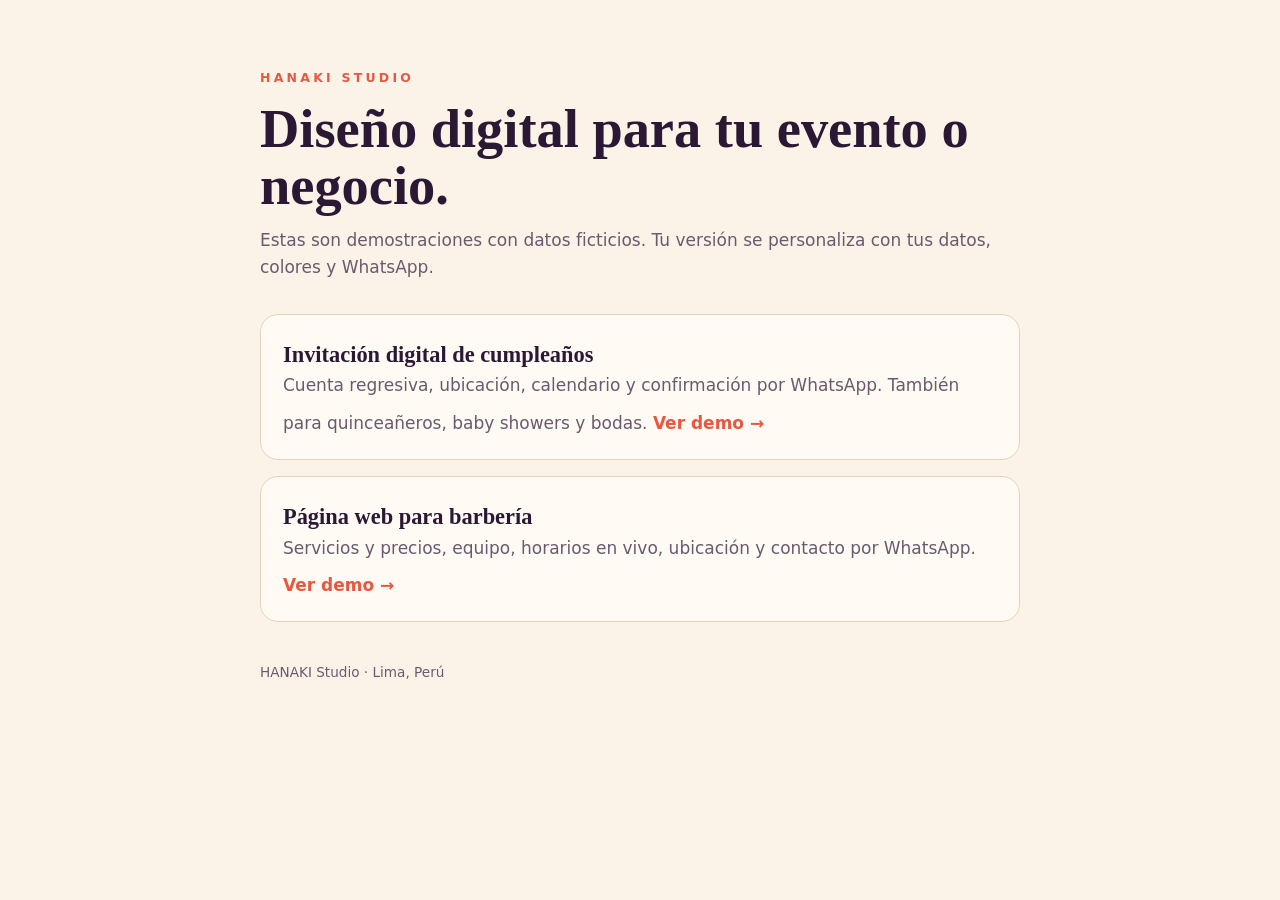
<file: index.html>
<!doctype html>
<html lang="es-PE">
<head>
  <meta charset="utf-8" />
  <meta name="viewport" content="width=device-width, initial-scale=1" />
  <title>HANAKI Studio · Demos</title>
  <meta name="description" content="Demostraciones de HANAKI Studio: invitaciones digitales y páginas web para negocios en Lima." />
  <meta name="robots" content="noindex" />
  <meta name="theme-color" content="#fbf3e8" />
  <style>
    :root { --fondo: #fbf3e8; --papel: #fffaf3; --tinta: #2b1834; --suave: #6b5a6e; --acento: #e8573f; --linea: #e6d3bd; }
    * { box-sizing: border-box; }
    body { margin: 0; background: var(--fondo); color: var(--tinta); font: 17px/1.6 system-ui, -apple-system, "Segoe UI", Roboto, sans-serif; }
    main { width: min(760px, 100% - 32px); margin: 0 auto; padding: 56px 0 72px; }
    .marca { font-size: .78rem; letter-spacing: .26em; text-transform: uppercase; color: var(--acento); font-weight: 700; }
    h1 { font-family: Georgia, "Times New Roman", serif; font-size: clamp(2.2rem, 8vw, 3.4rem); line-height: 1.05; margin: 8px 0 12px; }
    .lead { color: var(--suave); margin: 0 0 32px; }
    .demos { display: grid; gap: 16px; }
    a.demo { display: block; text-decoration: none; color: inherit; background: var(--papel); border: 1px solid var(--linea); border-radius: 18px; padding: 22px; transition: transform .15s, border-color .15s; }
    a.demo:hover { transform: translateY(-2px); border-color: var(--acento); }
    .demo b { font-family: Georgia, serif; font-size: 1.4rem; display: block; }
    .demo span { color: var(--suave); }
    .demo em { display: inline-block; margin-top: 10px; font-style: normal; font-weight: 600; color: var(--acento); }
    footer { margin-top: 40px; font-size: .85rem; color: var(--suave); }
  </style>
</head>
<body>
  <main>
    <p class="marca">HANAKI Studio</p>
    <h1>Diseño digital para tu evento o negocio.</h1>
    <p class="lead">Estas son demostraciones con datos ficticios. Tu versión se personaliza con tus datos, colores y WhatsApp.</p>
    <div class="demos">
      <a class="demo" href="invitacion/">
        <b>Invitación digital de cumpleaños</b>
        <span>Cuenta regresiva, ubicación, calendario y confirmación por WhatsApp. También para quinceañeros, baby showers y bodas.</span>
        <em>Ver demo →</em>
      </a>
      <a class="demo" href="barberia/">
        <b>Página web para barbería</b>
        <span>Servicios y precios, equipo, horarios en vivo, ubicación y contacto por WhatsApp.</span>
        <em>Ver demo →</em>
      </a>
    </div>
    <footer>HANAKI Studio · Lima, Perú</footer>
  </main>
</body>
</html>
</file>
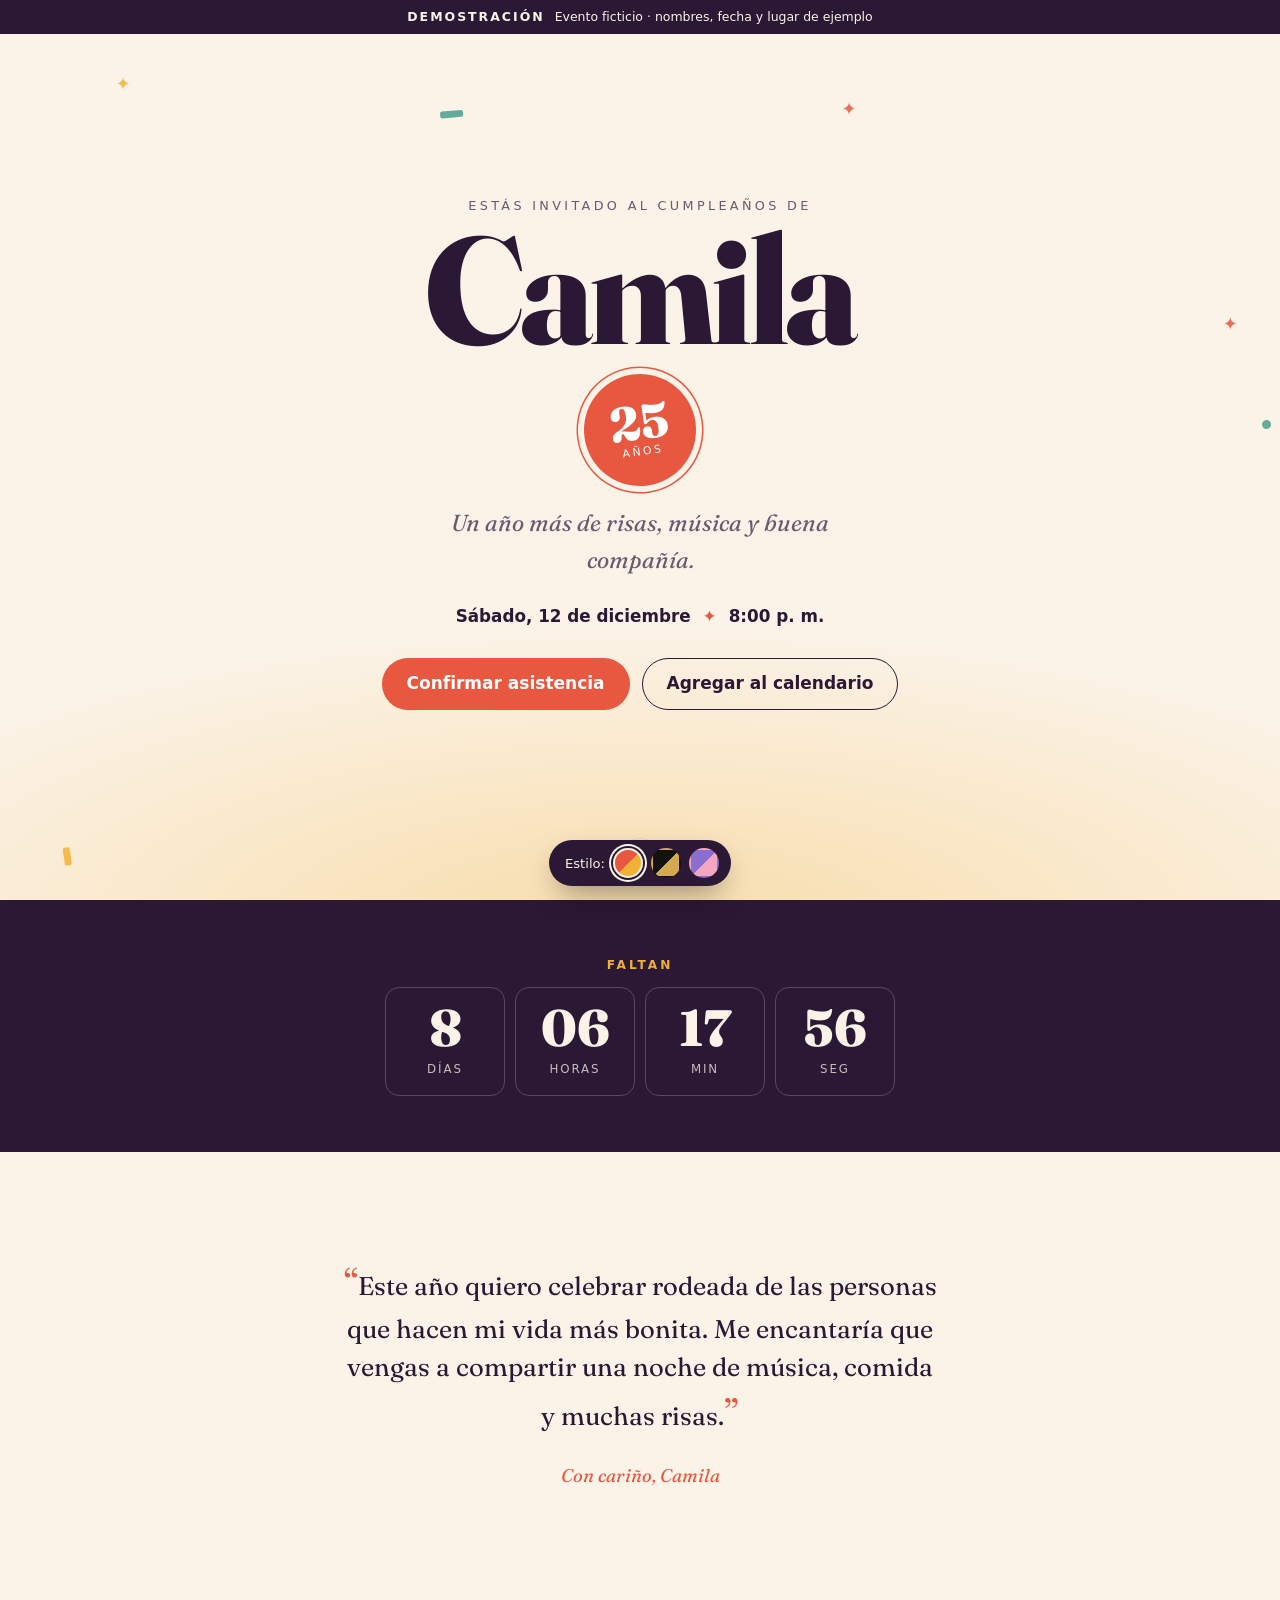
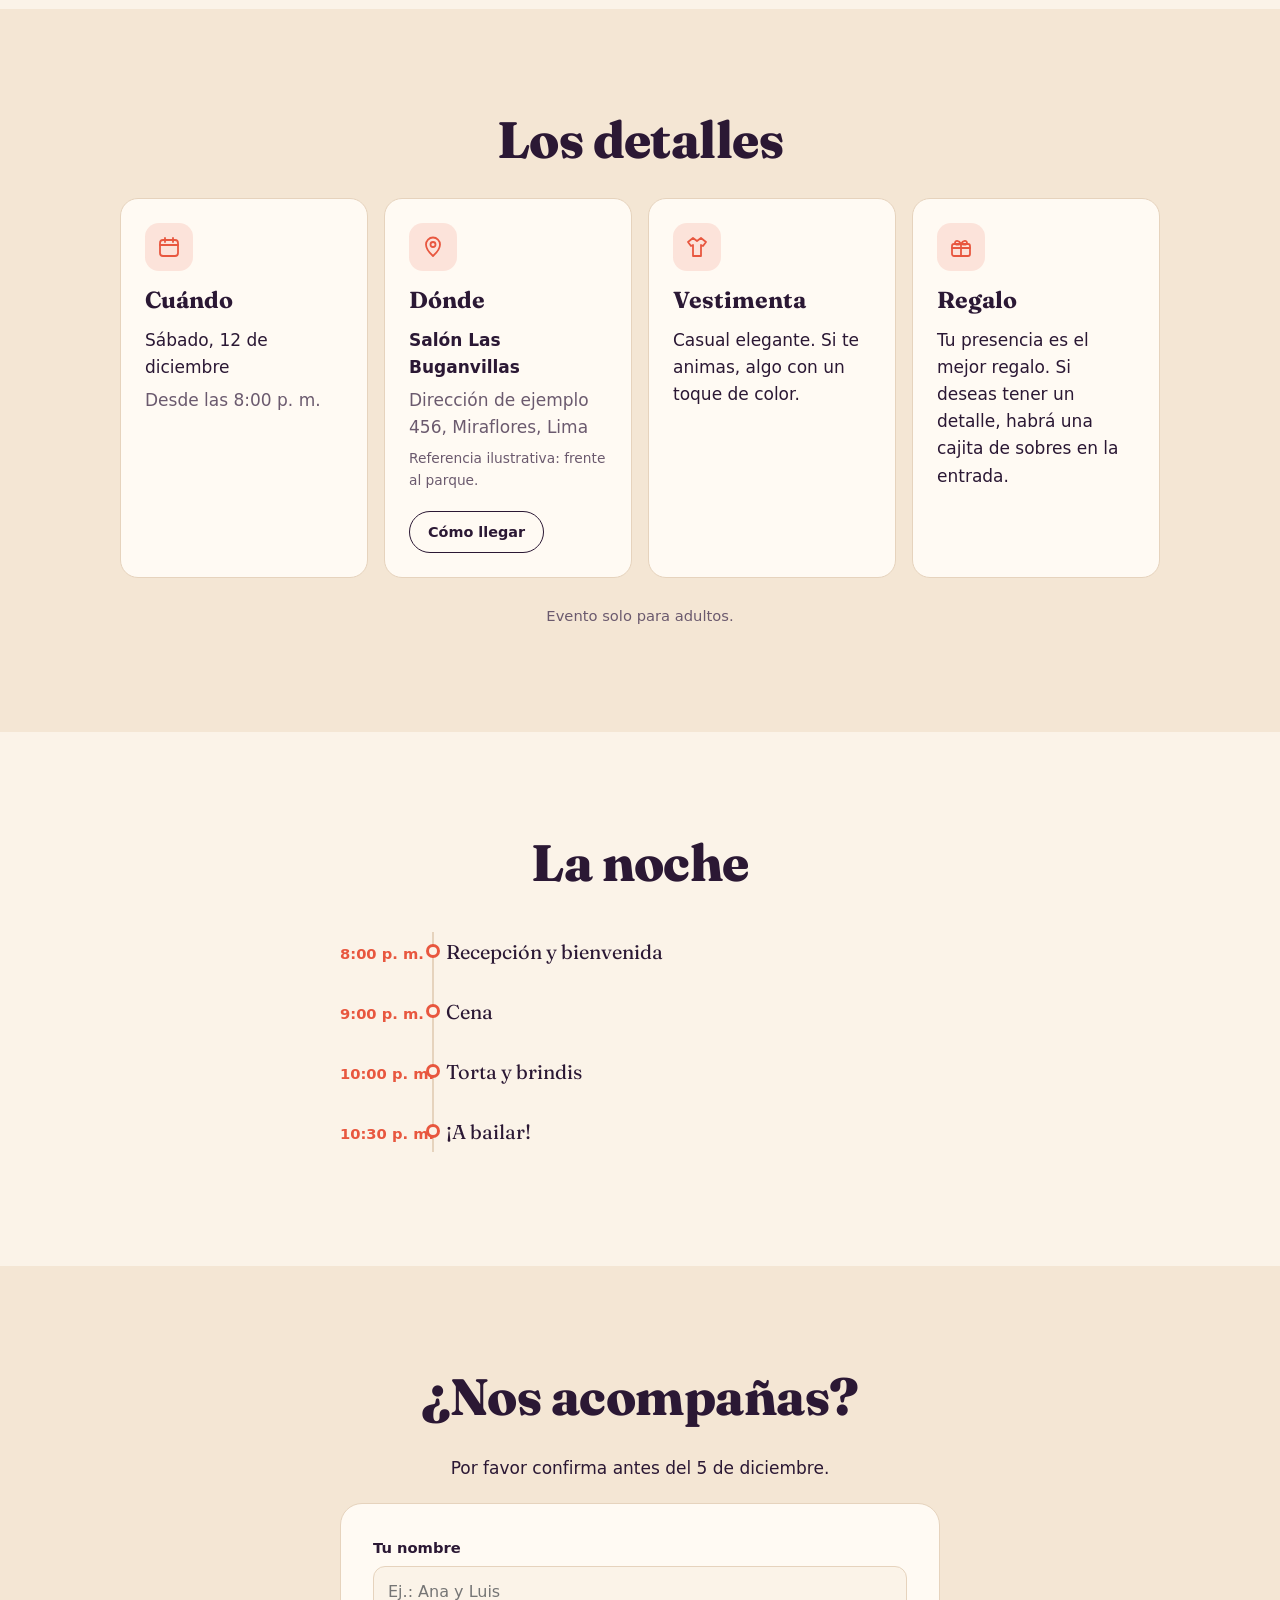
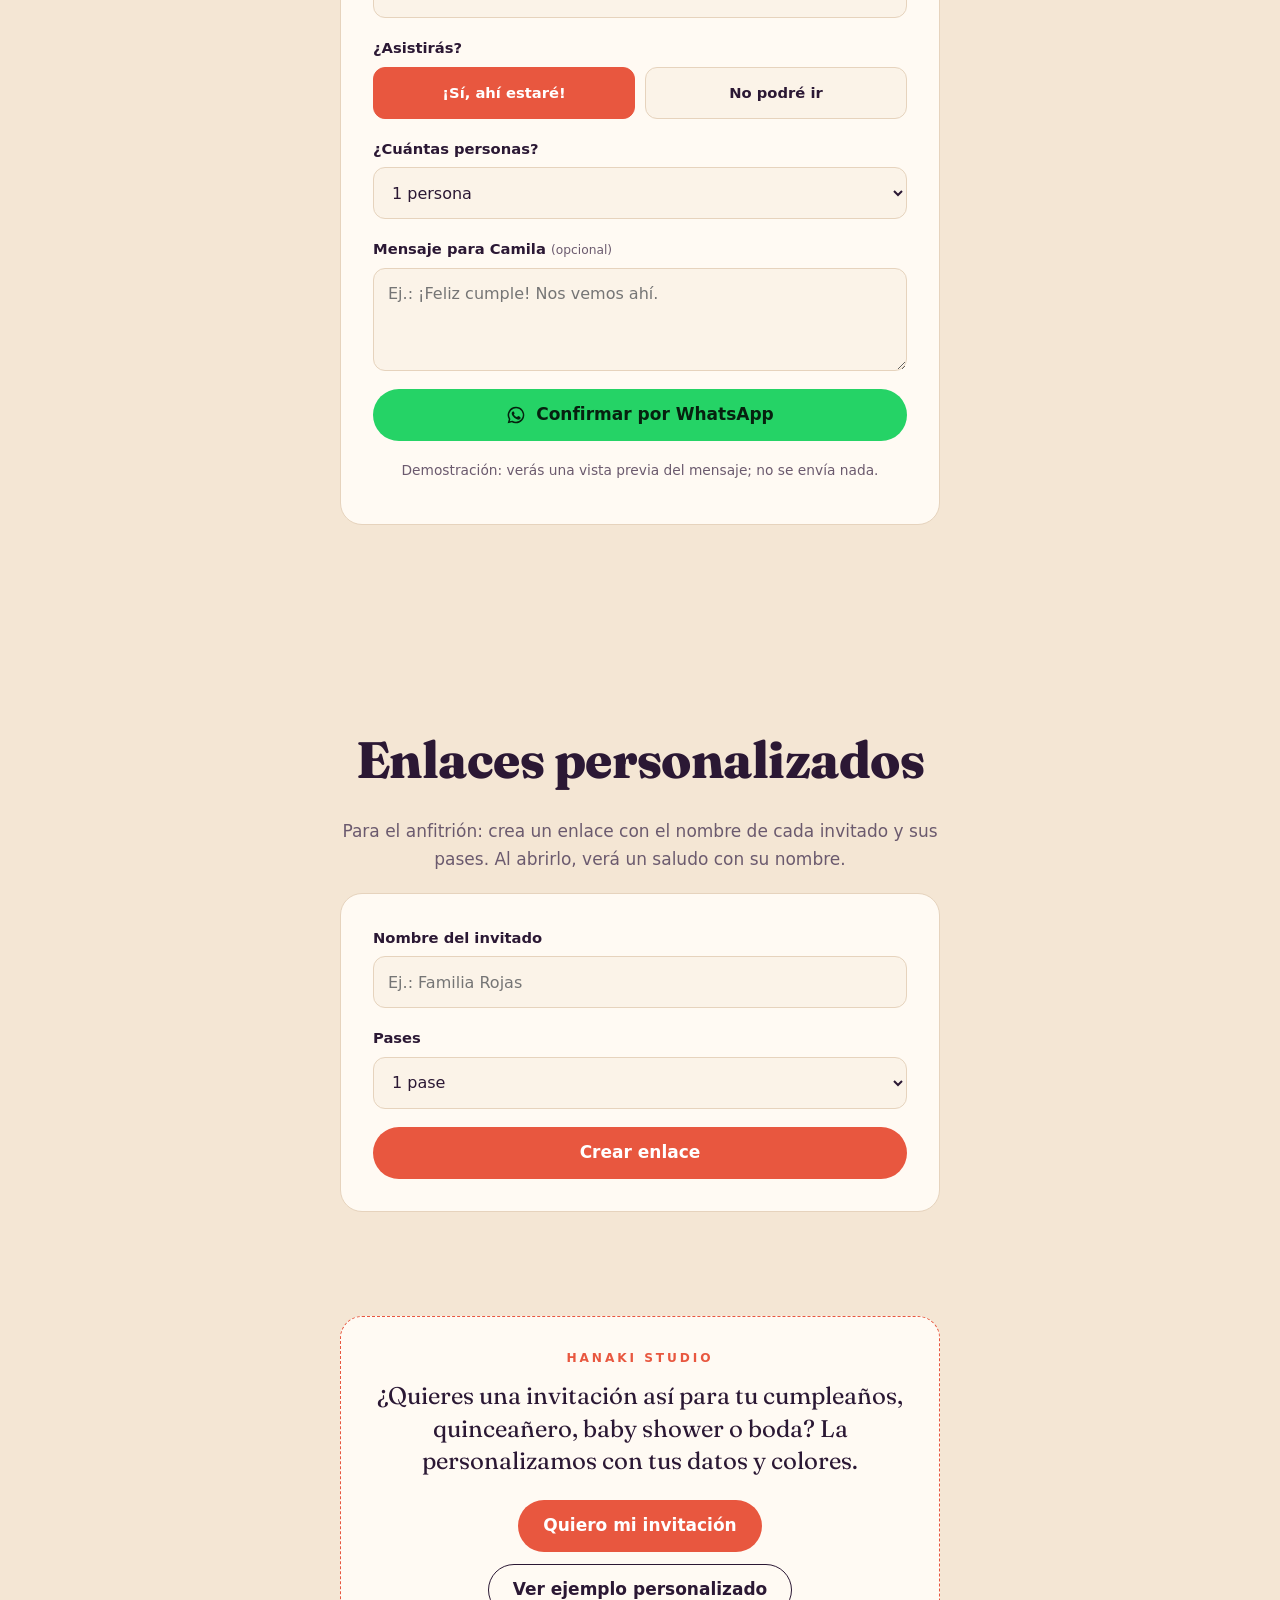
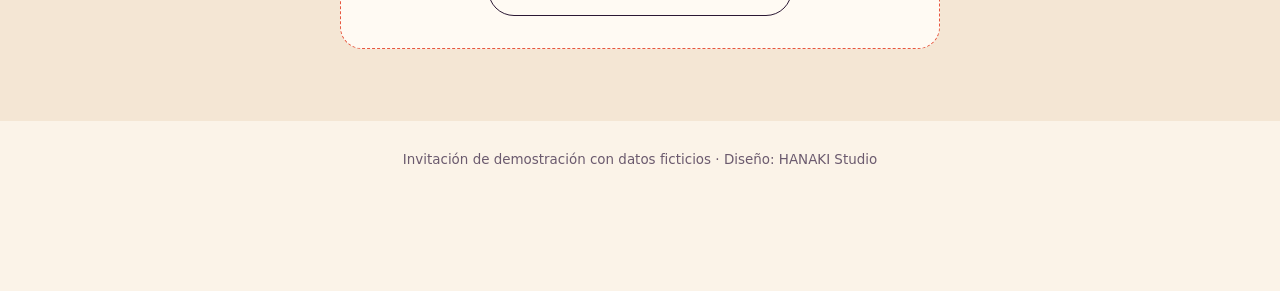
<file: invitacion/index.html>
<!doctype html>
<html lang="es-PE" data-tema="fiesta">
<head>
  <meta charset="utf-8" />
  <meta name="viewport" content="width=device-width, initial-scale=1" />
  <title>Invitación de cumpleaños · Demostración</title>
  <meta name="description" content="Invitación digital de cumpleaños: cuenta regresiva, ubicación y confirmación de asistencia por WhatsApp." />
  <!-- Vista previa al compartir por WhatsApp (cambiar por cliente) -->
  <meta property="og:title" content="¡Estás invitado a mi cumpleaños!" />
  <meta property="og:description" content="Toca para ver la fecha, el lugar y confirmar tu asistencia." />
  <meta name="theme-color" content="#fbf3e8" />
  <!-- DEMO: evita que Google indexe la demostración. Borrar para un cliente real. -->
  <meta name="robots" content="noindex" />
  <link rel="icon" href="data:image/svg+xml,%3Csvg xmlns='http://www.w3.org/2000/svg' viewBox='0 0 64 64'%3E%3Ccircle cx='32' cy='32' r='30' fill='%23e8573f'/%3E%3Cpath d='M20 40h24v8H20zM24 30h16v10H24z' fill='%23fff'/%3E%3Cpath d='M32 18c-3 4-3 7 0 9 3-2 3-5 0-9z' fill='%23ffd166'/%3E%3C/svg%3E" />
  <link rel="preconnect" href="https://fonts.googleapis.com" />
  <link rel="preconnect" href="https://fonts.gstatic.com" crossorigin />
  <link href="https://fonts.googleapis.com/css2?family=Fraunces:ital,opsz,wght@0,9..144,500;0,9..144,800;1,9..144,500&display=swap" rel="stylesheet" />
  <link rel="stylesheet" href="estilos.css" />
</head>
<body>
  <div class="aviso-demo" id="aviso-demo" hidden>
    <strong>DEMOSTRACIÓN</strong>
    <span>Evento ficticio · nombres, fecha y lugar de ejemplo</span>
  </div>

  <main>
    <!-- PORTADA -->
    <section class="portada">
      <div class="confeti" id="confeti" aria-hidden="true"></div>
      <div class="contenedor portada__caja">
        <p class="saludo" id="saludo-personal" hidden></p>
        <p class="sobretitulo">Estás invitado al cumpleaños de</p>
        <h1 class="nombre" data-campo="festejado"></h1>
        <div class="edad" id="edad" aria-hidden="true"><span id="edad-num"></span><small>años</small></div>
        <p class="frase" data-campo="frase"></p>
        <div class="fecha-grande">
          <span id="fecha-dia"></span>
          <span class="fecha-grande__sep" aria-hidden="true">✦</span>
          <span id="fecha-hora"></span>
        </div>
        <div class="botones">
          <a class="btn btn--principal" href="#confirmar">Confirmar asistencia</a>
          <a class="btn btn--linea" id="btn-calendario" target="_blank" rel="noopener noreferrer">Agregar al calendario</a>
        </div>
      </div>
      <a class="bajar" href="#cuenta" aria-label="Ver más">
        <svg viewBox="0 0 24 24" aria-hidden="true"><path d="M6 9l6 6 6-6" /></svg>
      </a>
    </section>

    <!-- CUENTA REGRESIVA -->
    <section class="seccion seccion--cuenta" id="cuenta">
      <div class="contenedor">
        <p class="etiqueta" id="cuenta-titulo">Faltan</p>
        <div class="cuenta" id="cuenta-cajas" role="timer" aria-live="off">
          <div><b id="c-dias">0</b><span>días</span></div>
          <div><b id="c-horas">0</b><span>horas</span></div>
          <div><b id="c-min">0</b><span>min</span></div>
          <div><b id="c-seg">0</b><span>seg</span></div>
        </div>
        <p class="cuenta-fin" id="cuenta-fin" hidden></p>
      </div>
    </section>

    <!-- MENSAJE -->
    <section class="seccion">
      <div class="contenedor contenedor--estrecho carta">
        <p class="carta__texto" data-campo="mensaje"></p>
        <p class="carta__firma" data-campo="firma"></p>
      </div>
    </section>

    <!-- DETALLES -->
    <section class="seccion seccion--suave" id="detalles">
      <div class="contenedor">
        <h2 class="titulo">Los detalles</h2>
        <div class="tarjetas">
          <article class="tarjeta">
            <span class="tarjeta__ico" aria-hidden="true">
              <svg viewBox="0 0 24 24"><rect x="3" y="5" width="18" height="16" rx="3"/><path d="M3 10h18M8 3v4M16 3v4"/></svg>
            </span>
            <h3>Cuándo</h3>
            <p id="det-fecha"></p>
            <p class="suave" id="det-hora"></p>
          </article>
          <article class="tarjeta">
            <span class="tarjeta__ico" aria-hidden="true">
              <svg viewBox="0 0 24 24"><path d="M12 21s-7-6.2-7-11.5A7 7 0 0 1 19 9.5C19 14.8 12 21 12 21z"/><circle cx="12" cy="9.5" r="2.5"/></svg>
            </span>
            <h3>Dónde</h3>
            <p><b id="det-lugar"></b></p>
            <p class="suave" id="det-direccion"></p>
            <p class="suave pequeno" id="det-referencia"></p>
            <a class="btn btn--linea btn--mini" id="btn-mapa" target="_blank" rel="noopener noreferrer">Cómo llegar</a>
          </article>
          <article class="tarjeta" id="t-vestimenta">
            <span class="tarjeta__ico" aria-hidden="true">
              <svg viewBox="0 0 24 24"><path d="M8 3l4 3 4-3 5 4-3 4-2-1v11H8V10l-2 1-3-4z"/></svg>
            </span>
            <h3>Vestimenta</h3>
            <p data-campo="vestimenta"></p>
          </article>
          <article class="tarjeta" id="t-regalo">
            <span class="tarjeta__ico" aria-hidden="true">
              <svg viewBox="0 0 24 24"><rect x="3" y="9" width="18" height="12" rx="2"/><path d="M3 13h18M12 9v12M12 9c-2-4-6-4-6-1s6 1 6 1zm0 0c2-4 6-4 6-1s-6 1-6 1z"/></svg>
            </span>
            <h3>Regalo</h3>
            <p data-campo="regalo"></p>
          </article>
        </div>
        <p class="nota-evento" data-campo="nota"></p>
      </div>
    </section>

    <!-- ITINERARIO -->
    <section class="seccion" id="itinerario">
      <div class="contenedor contenedor--estrecho">
        <h2 class="titulo">La noche</h2>
        <ol class="linea" id="linea"></ol>
      </div>
    </section>

    <!-- CONFIRMAR -->
    <section class="seccion seccion--confirmar" id="confirmar">
      <div class="contenedor contenedor--estrecho">
        <h2 class="titulo">¿Nos acompañas?</h2>
        <p class="centro" id="limite"></p>
        <form class="formulario" id="formulario" novalidate>
          <label>Tu nombre
            <input type="text" name="nombre" id="f-nombre" maxlength="40" autocomplete="name" placeholder="Ej.: Ana y Luis" required />
          </label>
          <fieldset class="opciones">
            <legend>¿Asistirás?</legend>
            <label class="opcion"><input type="radio" name="asiste" value="si" checked /><span>¡Sí, ahí estaré!</span></label>
            <label class="opcion"><input type="radio" name="asiste" value="no" /><span>No podré ir</span></label>
          </fieldset>
          <label id="campo-personas">¿Cuántas personas?
            <select name="personas" id="f-personas"></select>
          </label>
          <label><span>Mensaje para <span data-campo="festejado"></span> <small>(opcional)</small></span>
            <textarea name="mensaje" maxlength="140" rows="3" placeholder="Ej.: ¡Feliz cumple! Nos vemos ahí."></textarea>
          </label>
          <p class="error" id="error" role="alert" hidden>Escribe tu nombre para confirmar.</p>
          <button class="btn btn--wa btn--ancho" type="submit">
            <svg class="ico" viewBox="0 0 24 24" aria-hidden="true"><use href="#i-wa" /></svg>
            Confirmar por WhatsApp
          </button>
          <p class="pequeno centro suave" id="nota-form"></p>
        </form>
      </div>
    </section>

    <!-- GENERADOR DE ENLACES PERSONALIZADOS (se muestra con ?generador=1) -->
    <section class="seccion seccion--suave" id="generador" hidden>
      <div class="contenedor contenedor--estrecho">
        <h2 class="titulo">Enlaces personalizados</h2>
        <p class="centro suave">Para el anfitrión: crea un enlace con el nombre de cada invitado y sus pases. Al abrirlo, verá un saludo con su nombre.</p>
        <form class="formulario" id="form-gen" novalidate>
          <label>Nombre del invitado
            <input type="text" name="nombre" maxlength="40" placeholder="Ej.: Familia Rojas" />
          </label>
          <label>Pases
            <select name="pases" id="gen-pases"></select>
          </label>
          <button class="btn btn--principal btn--ancho" type="submit">Crear enlace</button>
        </form>
        <div class="resultado" id="gen-resultado" hidden>
          <code id="gen-url"></code>
          <div class="botones">
            <button class="btn btn--linea" type="button" id="gen-copiar">Copiar enlace</button>
            <a class="btn btn--wa" id="gen-enviar" target="_blank" rel="noopener noreferrer">Enviar por WhatsApp</a>
          </div>
        </div>
      </div>
    </section>

    <!-- Solo demo: anuncio del creador -->
    <section class="creador" id="creador" hidden>
      <div class="contenedor contenedor--estrecho creador__caja">
        <p class="etiqueta" id="creador-nombre"></p>
        <p class="creador__texto" id="creador-texto"></p>
        <div class="botones botones--centro">
          <button class="btn btn--principal" type="button" id="btn-creador">Quiero mi invitación</button>
          <a class="btn btn--linea" id="link-ejemplo">Ver ejemplo personalizado</a>
        </div>
      </div>
    </section>
  </main>

  <footer class="pie">
    <p id="pie-texto"></p>
  </footer>

  <!-- Selector de estilos: solo en modo demo -->
  <div class="temas" id="temas" role="group" aria-label="Probar estilos" hidden>
    <span>Estilo:</span>
    <button type="button" data-tema="fiesta" aria-label="Fiesta"></button>
    <button type="button" data-tema="elegante" aria-label="Elegante"></button>
    <button type="button" data-tema="pastel" aria-label="Pastel"></button>
  </div>

  <!-- Vista previa del mensaje (modo demo o sin número) -->
  <dialog class="modal" id="modal" aria-labelledby="modal-titulo">
    <div class="modal__caja">
      <p class="etiqueta">Vista previa · modo demostración</p>
      <h2 class="modal__titulo" id="modal-titulo">Este mensaje llegaría al WhatsApp del anfitrión</h2>
      <pre class="burbuja" id="modal-mensaje"></pre>
      <p class="pequeno suave">En la invitación real, este botón abre WhatsApp con el mensaje listo para enviar.</p>
      <div class="botones">
        <button class="btn btn--linea" type="button" id="btn-copiar">Copiar</button>
        <button class="btn btn--principal" type="button" id="btn-cerrar">Entendido</button>
      </div>
    </div>
  </dialog>

  <canvas class="lluvia" id="lluvia" aria-hidden="true"></canvas>

  <svg width="0" height="0" style="position:absolute" aria-hidden="true">
    <symbol id="i-wa" viewBox="0 0 24 24"><path fill="currentColor" d="M12 2a10 10 0 0 0-8.6 15.1L2 22l5-1.3A10 10 0 1 0 12 2zm0 18.2a8.2 8.2 0 0 1-4.2-1.2l-.3-.2-3 .8.8-2.9-.2-.3A8.2 8.2 0 1 1 12 20.2zm4.5-6.1c-.2-.1-1.5-.7-1.7-.8-.2-.1-.4-.1-.6.1l-.8 1c-.1.2-.3.2-.5.1a6.7 6.7 0 0 1-3.3-2.9c-.3-.4.2-.4.7-1.3.1-.2 0-.3 0-.4l-.8-1.8c-.2-.5-.4-.4-.6-.4h-.5a1 1 0 0 0-.7.3 3 3 0 0 0-.9 2.2 5.2 5.2 0 0 0 1.1 2.7 11.8 11.8 0 0 0 4.5 4c1.7.7 2.3.8 3.2.6a2.7 2.7 0 0 0 1.8-1.3 2.2 2.2 0 0 0 .1-1.3c0-.1-.2-.2-.4-.3z"/></symbol>
  </svg>

  <noscript><p class="centro">Activa JavaScript para ver la invitación.</p></noscript>

  <script src="datos.js"></script>
  <script src="app.js"></script>
</body>
</html>
</file>
<file: invitacion/estilos.css>
/* =========================================================================
   Invitación de cumpleaños — estilos
   Tres temas: fiesta · elegante · pastel  (se eligen en datos.js → tema)
   ========================================================================= */

:root,
[data-tema="fiesta"] {
  --fondo: #fbf3e8;
  --fondo-2: #f4e6d4;
  --papel: #fffaf3;
  --tinta: #2b1834;
  --tinta-suave: #6b5a6e;
  --acento: #e8573f;
  --acento-tinta: #ffffff;
  --acento-2: #f2b134;
  --acento-3: #4a9e8e;
  --linea: #e6d3bd;
  color-scheme: light;
}
[data-tema="elegante"] {
  --fondo: #141210;
  --fondo-2: #1e1b17;
  --papel: #1a1714;
  --tinta: #f3ead9;
  --tinta-suave: #b3a690;
  --acento: #d4a94f;
  --acento-tinta: #15120c;
  --acento-2: #8f7440;
  --acento-3: #efe2c4;
  --linea: #3a3328;
  color-scheme: dark;
}
[data-tema="pastel"] {
  --fondo: #f6f1fb;
  --fondo-2: #ebe2f6;
  --papel: #ffffff;
  --tinta: #2f2a45;
  --tinta-suave: #6f6889;
  --acento: #8a6fd1;
  --acento-tinta: #ffffff;
  --acento-2: #f4a6c0;
  --acento-3: #8ecdb8;
  --linea: #ddd2ec;
  color-scheme: light;
}

:root {
  --wa: #25d366;
  --serif: "Fraunces", "Georgia", "Times New Roman", serif;
  --sans: system-ui, -apple-system, "Segoe UI", Roboto, "Helvetica Neue", Arial, sans-serif;
  --radio: 18px;
  --alto-aviso: 0px;
}

*, *::before, *::after { box-sizing: border-box; }
[hidden] { display: none !important; }
html { scroll-behavior: smooth; scroll-padding-top: calc(16px + var(--alto-aviso)); -webkit-text-size-adjust: 100%; }
body {
  margin: 0;
  background: var(--fondo);
  color: var(--tinta);
  font: 17px/1.6 var(--sans);
  overflow-x: hidden;
  transition: background .3s, color .3s;
}
a { color: inherit; }
button, input, select, textarea { font: inherit; color: inherit; }
p { margin: 0 0 .8em; }
:focus-visible { outline: 3px solid var(--acento); outline-offset: 3px; }

.contenedor { width: min(1040px, 100% - 32px); margin-inline: auto; }
.contenedor--estrecho { width: min(600px, 100% - 32px); }
.centro { text-align: center; }
.suave { color: var(--tinta-suave); }
.pequeno { font-size: .86rem; }

/* --- Aviso demo ------------------------------------------------------- */
.aviso-demo {
  position: sticky; top: 0; z-index: 60;
  display: flex; flex-wrap: wrap; gap: 2px 10px; justify-content: center; align-items: center;
  padding: 7px 16px; font-size: .78rem; text-align: center;
  background: var(--tinta); color: var(--fondo);
}
.aviso-demo strong { letter-spacing: .16em; }

/* --- Botones ---------------------------------------------------------- */
.botones { display: flex; flex-wrap: wrap; gap: 12px; }
.botones--centro { justify-content: center; }
.btn {
  display: inline-flex; align-items: center; justify-content: center; gap: 10px;
  min-height: 52px; padding: 0 24px; border-radius: 999px;
  border: 1.5px solid transparent; font-weight: 600; text-decoration: none; cursor: pointer;
  transition: transform .15s, filter .15s, background .2s;
}
.btn:active { transform: scale(.98); }
.btn--principal { background: var(--acento); color: var(--acento-tinta); }
.btn--principal:hover { filter: brightness(1.06); }
.btn--linea { background: transparent; border-color: currentColor; color: var(--tinta); }
.btn--wa { background: var(--wa); color: #06210f; }
.btn--ancho { width: 100%; }
.btn--mini { min-height: 42px; padding: 0 18px; font-size: .9rem; margin-top: auto; align-self: flex-start; }
.ico { width: 20px; height: 20px; }

.etiqueta { font-size: .76rem; letter-spacing: .24em; text-transform: uppercase; color: var(--acento); font-weight: 600; margin-bottom: 12px; }
.titulo { font-family: var(--serif); font-weight: 800; font-size: clamp(2.1rem, 7vw, 3.2rem); line-height: 1.05; text-align: center; margin: 0 0 32px; letter-spacing: -.01em; }

/* --- Portada ---------------------------------------------------------- */
.portada {
  position: relative; overflow: hidden; isolation: isolate;
  min-height: calc(100svh - var(--alto-aviso));
  display: grid; place-items: center; padding: 56px 0 84px; text-align: center;
}
.portada::before {
  content: ""; position: absolute; inset: auto -20% -38% -20%; height: 70%; z-index: -1;
  background: radial-gradient(closest-side, color-mix(in srgb, var(--acento-2) 34%, transparent), transparent);
}
.portada__caja { display: grid; justify-items: center; }
.saludo {
  background: var(--papel); border: 1px solid var(--linea); border-radius: 999px;
  padding: 8px 18px; font-size: .95rem; margin-bottom: 26px; box-shadow: 0 8px 24px -14px rgba(0,0,0,.35);
}
.saludo b { color: var(--acento); }
.sobretitulo { font-size: .8rem; letter-spacing: .26em; text-transform: uppercase; color: var(--tinta-suave); margin-bottom: 4px; }
.nombre {
  font-family: var(--serif); font-weight: 800; font-style: normal;
  font-size: clamp(4.2rem, 21vw, 9.5rem); line-height: .92; letter-spacing: -.03em;
  margin: 0; color: var(--tinta); text-wrap: balance;
}
.edad {
  position: relative; margin: 14px 0 18px;
  width: 112px; height: 112px; border-radius: 50%;
  display: grid; place-content: center; text-align: center;
  background: var(--acento); color: var(--acento-tinta);
  transform: rotate(-8deg);
  box-shadow: 0 0 0 6px var(--fondo), 0 0 0 7.5px var(--acento);
}
.edad span { font-family: var(--serif); font-weight: 800; font-size: 3rem; line-height: .9; }
.edad small { font-size: .68rem; letter-spacing: .24em; text-transform: uppercase; }
.frase { font-family: var(--serif); font-style: italic; font-size: clamp(1.15rem, 3.4vw, 1.45rem); max-width: 26ch; color: var(--tinta-suave); }
.fecha-grande {
  display: flex; flex-wrap: wrap; justify-content: center; gap: 4px 12px; align-items: center;
  font-weight: 600; font-size: 1.05rem; margin: 6px 0 28px;
}
.fecha-grande__sep { color: var(--acento); }
.portada .botones { justify-content: center; }
@media (max-width: 480px) { .portada .botones .btn { flex: 1 1 100%; } }

.bajar {
  position: absolute; bottom: 18px; left: 50%; translate: -50% 0;
  width: 44px; height: 44px; border-radius: 50%; display: grid; place-items: center;
  border: 1px solid var(--linea); animation: flotar 2.4s ease-in-out infinite;
}
.bajar svg { width: 20px; height: 20px; fill: none; stroke: currentColor; stroke-width: 2; }
@keyframes flotar { 50% { transform: translateY(5px); } }

/* Confeti decorativo estático */
.confeti { position: absolute; inset: 0; z-index: -1; pointer-events: none; }
.confeti i { position: absolute; display: block; border-radius: 2px; opacity: .85; }
.confeti i.c { border-radius: 50%; }
.confeti i.s { background: none !important; width: auto !important; height: auto !important; font-style: normal; font-size: 18px; line-height: 1; }

/* --- Secciones -------------------------------------------------------- */
.seccion { padding: clamp(64px, 10vw, 104px) 0; }
.seccion--suave { background: var(--fondo-2); }
.seccion--cuenta { background: var(--tinta); color: var(--fondo); text-align: center; padding: 56px 0; }
.seccion--cuenta .etiqueta { color: var(--acento-2); }
.cuenta { display: grid; grid-template-columns: repeat(4, minmax(0, 120px)); justify-content: center; gap: 10px; }
.cuenta div { border: 1px solid color-mix(in srgb, var(--fondo) 22%, transparent); border-radius: 14px; padding: 14px 4px; }
.cuenta b { display: block; font-family: var(--serif); font-size: clamp(2rem, 9vw, 3.2rem); font-weight: 800; line-height: 1; font-variant-numeric: tabular-nums; }
.cuenta span { font-size: .74rem; letter-spacing: .16em; text-transform: uppercase; opacity: .75; }
.cuenta-fin { font-family: var(--serif); font-size: clamp(1.6rem, 6vw, 2.4rem); font-weight: 800; margin: 0; }

.carta { text-align: center; }
.carta__texto { font-family: var(--serif); font-size: clamp(1.25rem, 3.8vw, 1.6rem); line-height: 1.5; }
.carta__texto::before, .carta__texto::after { color: var(--acento); font-size: 1.4em; }
.carta__texto::before { content: "“"; }
.carta__texto::after { content: "”"; }
.carta__firma { font-family: var(--serif); font-style: italic; color: var(--acento); font-size: 1.15rem; margin-top: 18px; }

.tarjetas { display: grid; grid-template-columns: repeat(auto-fit, minmax(220px, 1fr)); gap: 16px; }
.tarjeta {
  background: var(--papel); border: 1px solid var(--linea); border-radius: var(--radio);
  padding: 24px; display: flex; flex-direction: column;
}
.tarjeta h3 { font-family: var(--serif); font-size: 1.45rem; margin: 10px 0 8px; }
.tarjeta p { margin-bottom: 6px; }
.tarjeta__ico {
  width: 48px; height: 48px; border-radius: 14px; display: grid; place-items: center;
  background: color-mix(in srgb, var(--acento) 14%, transparent); color: var(--acento);
}
.tarjeta__ico svg { width: 24px; height: 24px; fill: none; stroke: currentColor; stroke-width: 1.8; stroke-linejoin: round; stroke-linecap: round; }
.tarjeta .btn--mini { margin-top: 14px; }
.nota-evento { text-align: center; margin: 26px 0 0; color: var(--tinta-suave); font-size: .92rem; }

.linea { list-style: none; margin: 0; padding: 0; position: relative; }
.linea::before { content: ""; position: absolute; left: 92px; top: 10px; bottom: 10px; width: 2px; background: var(--linea); }
.linea li { display: grid; grid-template-columns: 80px 1fr; gap: 26px; align-items: baseline; padding: 14px 0; position: relative; }
.linea li::after {
  content: ""; position: absolute; left: 86px; top: 22px; width: 14px; height: 14px; border-radius: 50%;
  background: var(--fondo); border: 3px solid var(--acento);
}
.linea time { text-align: right; font-weight: 700; font-size: .92rem; color: var(--acento); white-space: nowrap; }
.linea span { font-family: var(--serif); font-size: 1.25rem; }

/* --- Formulario ------------------------------------------------------- */
.seccion--confirmar { background: var(--fondo-2); }
.formulario {
  display: grid; gap: 18px; background: var(--papel); border: 1px solid var(--linea);
  border-radius: calc(var(--radio) + 4px); padding: clamp(20px, 5vw, 32px); margin-top: 20px;
}
.formulario label { display: grid; gap: 7px; font-weight: 600; font-size: .92rem; }
.formulario small { font-weight: 400; color: var(--tinta-suave); }
.formulario input[type="text"], .formulario select, .formulario textarea {
  width: 100%; min-height: 52px; padding: 12px 14px; font-size: 1rem; font-weight: 400;
  background: var(--fondo); border: 1.5px solid var(--linea); border-radius: 12px; color: var(--tinta);
}
.formulario textarea { resize: vertical; min-height: 88px; }
.formulario input:focus, .formulario select:focus, .formulario textarea:focus { outline: none; border-color: var(--acento); }
.opciones { border: 0; padding: 0; margin: 0; display: grid; grid-template-columns: 1fr 1fr; gap: 10px; }
.opciones legend { font-weight: 600; font-size: .92rem; margin-bottom: 7px; padding: 0; }
.opcion { position: relative; }
.opcion input { position: absolute; opacity: 0; }
.opcion span {
  display: grid; place-items: center; min-height: 52px; padding: 8px; text-align: center;
  border: 1.5px solid var(--linea); border-radius: 12px; cursor: pointer; font-weight: 600;
  background: var(--fondo); transition: background .15s, border-color .15s;
}
.opcion input:checked + span { background: var(--acento); border-color: var(--acento); color: var(--acento-tinta); }
.opcion input:focus-visible + span { outline: 3px solid var(--acento); outline-offset: 2px; }
.error { color: #c0392b; font-weight: 600; margin: -6px 0 0; font-size: .9rem; }
.input-error { border-color: #c0392b !important; }

.resultado { margin-top: 18px; display: grid; gap: 12px; }
.resultado code {
  display: block; padding: 14px; border-radius: 12px; background: var(--papel); border: 1px dashed var(--acento);
  font-size: .85rem; word-break: break-all;
}

/* --- Creador (demo) -------------------------------------------------- */
.creador { padding: 0 0 72px; background: var(--fondo-2); }
.creador__caja { text-align: center; border: 1.5px dashed var(--acento); border-radius: 22px; padding: 32px 22px; background: var(--papel); }
.creador__texto { font-family: var(--serif); font-size: clamp(1.2rem, 3.6vw, 1.5rem); line-height: 1.35; margin-bottom: 22px; }

.pie { text-align: center; padding: 28px 16px 110px; font-size: .84rem; color: var(--tinta-suave); }

/* --- Selector de temas (demo) ---------------------------------------- */
.temas {
  position: fixed; left: 50%; bottom: 14px; translate: -50% 0; z-index: 50;
  display: flex; align-items: center; gap: 8px; padding: 8px 12px 8px 16px;
  background: var(--tinta); color: var(--fondo); border-radius: 999px; font-size: .82rem;
  box-shadow: 0 12px 30px -10px rgba(0,0,0,.5);
}
.temas button { width: 30px; height: 30px; border-radius: 50%; border: 2px solid transparent; cursor: pointer; padding: 0; }
.temas button[aria-pressed="true"] { border-color: var(--fondo); box-shadow: 0 0 0 2px var(--tinta), 0 0 0 4px var(--fondo); }
.temas [data-tema="fiesta"] { background: linear-gradient(135deg, #e8573f 50%, #f2b134 50%); }
.temas [data-tema="elegante"] { background: linear-gradient(135deg, #141210 50%, #d4a94f 50%); }
.temas [data-tema="pastel"] { background: linear-gradient(135deg, #8a6fd1 50%, #f4a6c0 50%); }

/* --- Modal ------------------------------------------------------------ */
dialog { border: 0; padding: 0; background: transparent; color: var(--tinta); max-width: calc(100% - 32px); }
dialog::backdrop { background: rgba(10, 6, 12, .6); backdrop-filter: blur(3px); }
.modal__caja { width: min(460px, 100%); background: var(--papel); border-radius: 20px; padding: 26px; border: 1px solid var(--linea); }
.modal__titulo { font-family: var(--serif); font-size: 1.5rem; line-height: 1.15; margin: 0 0 14px; }
.burbuja {
  white-space: pre-wrap; word-break: break-word; font: .95rem/1.5 var(--sans);
  background: #dcf8c6; color: #111; padding: 14px 16px; border-radius: 14px 14px 4px 14px; margin: 0 0 10px;
}
.modal .botones .btn { flex: 1; }

.lluvia { position: fixed; inset: 0; width: 100%; height: 100%; pointer-events: none; z-index: 70; }

.aviso-toast {
  position: fixed; left: 50%; bottom: 80px; transform: translateX(-50%); z-index: 90;
  background: var(--tinta); color: var(--fondo); padding: 10px 18px; border-radius: 999px; font-size: .9rem;
}

@media (max-width: 420px) {
  .cuenta { gap: 6px; }
  .cuenta div { padding: 12px 2px; }
  .linea::before { left: 7px; }
  .linea li { grid-template-columns: 1fr; gap: 2px; padding-left: 34px; }
  .linea li::after { left: 1px; top: 19px; }
  .linea time { text-align: left; }
}

@media (prefers-reduced-motion: reduce) {
  html { scroll-behavior: auto; }
  *, *::before, *::after { animation: none !important; transition: none !important; }
}
</file>
